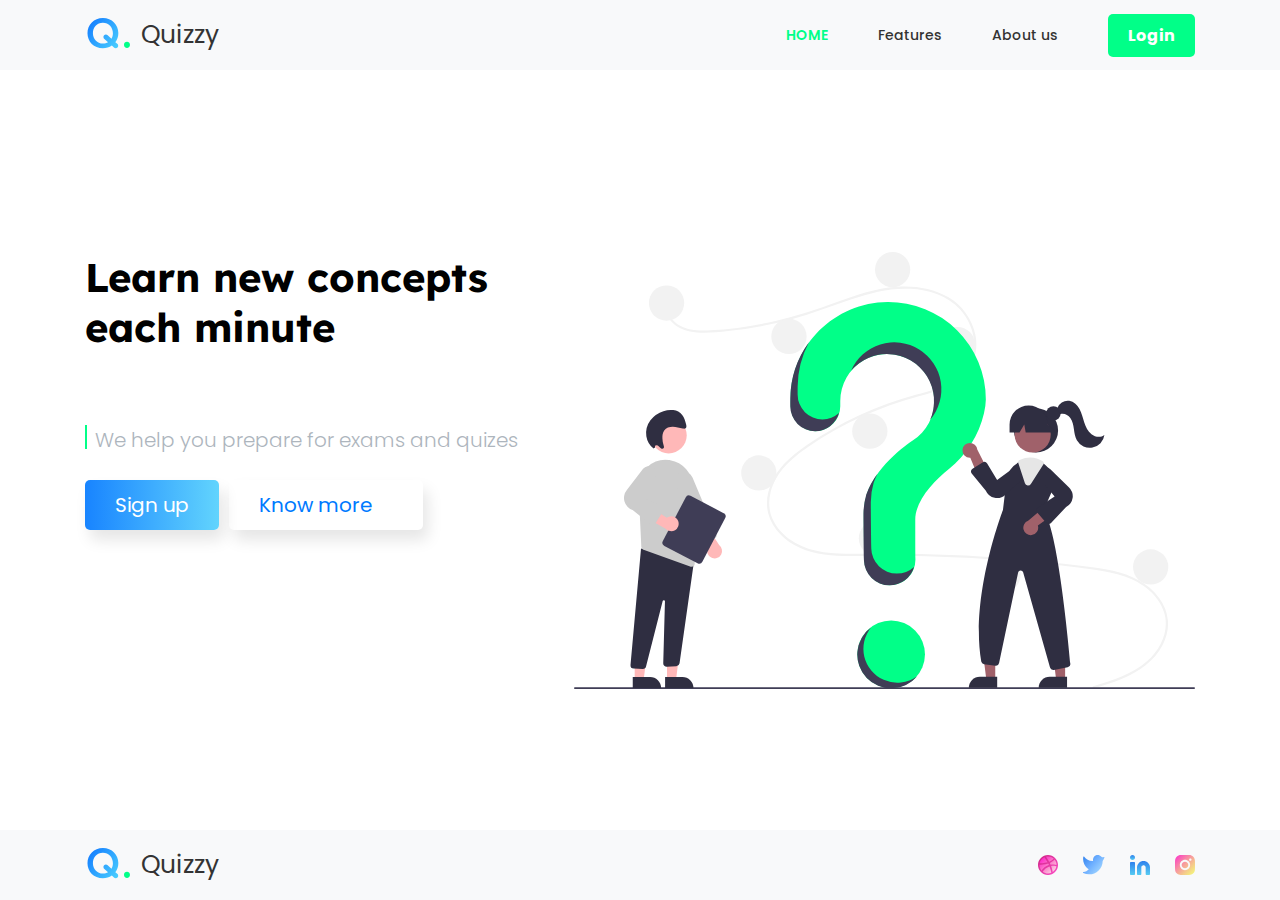
<file: index.html>
<!DOCTYPE html>
<html lang="en">
  <head>
    <meta charset="UTF-8" />
    <meta http-equiv="X-UA-Compatible" content="IE=edge" />
    <meta
      name="viewport"
      content="width=device-width, initial-scale=1.0"
    />
    <title>Home</title>
    <link
      rel="stylesheet"
      href="https://cdnjs.cloudflare.com/ajax/libs/font-awesome/6.4.0/css/all.min.css"
      integrity="sha512-iecdLmaskl7CVkqkXNQ/ZH/XLlvWZOJyj7Yy7tcenmpD1ypASozpmT/E0iPtmFIB46ZmdtAc9eNBvH0H/ZpiBw=="
      crossorigin="anonymous"
      referrerpolicy="no-referrer"
    />
    <link rel="stylesheet" href="./styles/style.css" />
    <link rel="stylesheet" href="./styles/utility.css" />
    <script src="./animat.js" defer></script>
  </head>
  <style>
    body {
      display: flex;
      min-height: 100vh;
      flex-direction: column;
      justify-content: space-between;
    }
  </style>
  <body>
    <div class="loader"></div>
    <header>
      <div class="container flex aling-center header">
        <div class="logo flex">
          <a
            href="./index.html"
            class="logo flex aling-center"
          >
            <img
              src="images/logo.svg"
              alt="logo"
            />Quizzy</a
          >
        </div>

        <nav class="nav main-nav">
          <ul class="main-nav-list">
            <li>
              <a
                href="./index.html"
                class="main-nav-link link active"
                >HOME</a
              >
            </li>
            <li>
              <a href="#" class="main-nav-link link"
                >Features</a
              >
            </li>
            <li>
              <a href="#" class="main-nav-link link"
                >About us</a
              >
            </li>
            <li>
              <a href="./login.html" class="main-nav-link"
                >Login</a
              >
            </li>
          </ul>
        </nav>
        <button class="btn-mobile-nav">
          <i
            class="fa-solid fa-bars icon-mobile-nav"
            name="menu-outline"
          ></i>
          <i
            class="fa-solid fa-xmark icon-mobile-nav"
            name="close-outline"
          ></i>
        </button>
      </div>
    </header>

    <main>
      <section class="hero" id="hero">
        <div class="container">
          <div class="flex">
            <div class="left col">
              <h1>Learn new concepts each minute</h1>
              <p>
                We help you prepare for exams and quizes
              </p>
              <div class="flex gap-1">
                <a href="./signup.html" class="btn"
                  >Sign up</a
                >
                <a
                  class="btn know-more flex gap-1 al aling-center"
                >
                  Know more
                  <i class="fa-solid fa-sort-down"></i>
                </a>
              </div>
            </div>
            <div class="right col">
              <img
                src="images/undraw_questions_re_1fy7.svg"
                alt="hero-img"
              />
            </div>
          </div>
        </div>
      </section>
    </main>

    <section class="features" id="features"></section>
    <section class="journey" id="journey"></section>

    <footer>
      <div class="footer container flex">
        <a href="" class="logo flex">
          <img src="images/logo.svg" alt="logo" />Quizzy</a
        >
        <ul>
          <li>
            <a href=""
              ><img
                src="images/dribbble.svg"
                alt="social media icons"
            /></a>
          </li>
          <li>
            <a href=""
              ><img
                src="images/twitter.svg"
                alt="social media icons"
            /></a>
          </li>
          <li>
            <a href=""
              ><img
                src="images/linkedin.svg"
                alt="social media icons"
            /></a>
          </li>
          <li>
            <a href=""
              ><img
                src="images/instagram.svg"
                alt="social media icons"
            /></a>
          </li>
        </ul>
      </div>
    </footer>
  </body>
</html>
</file>
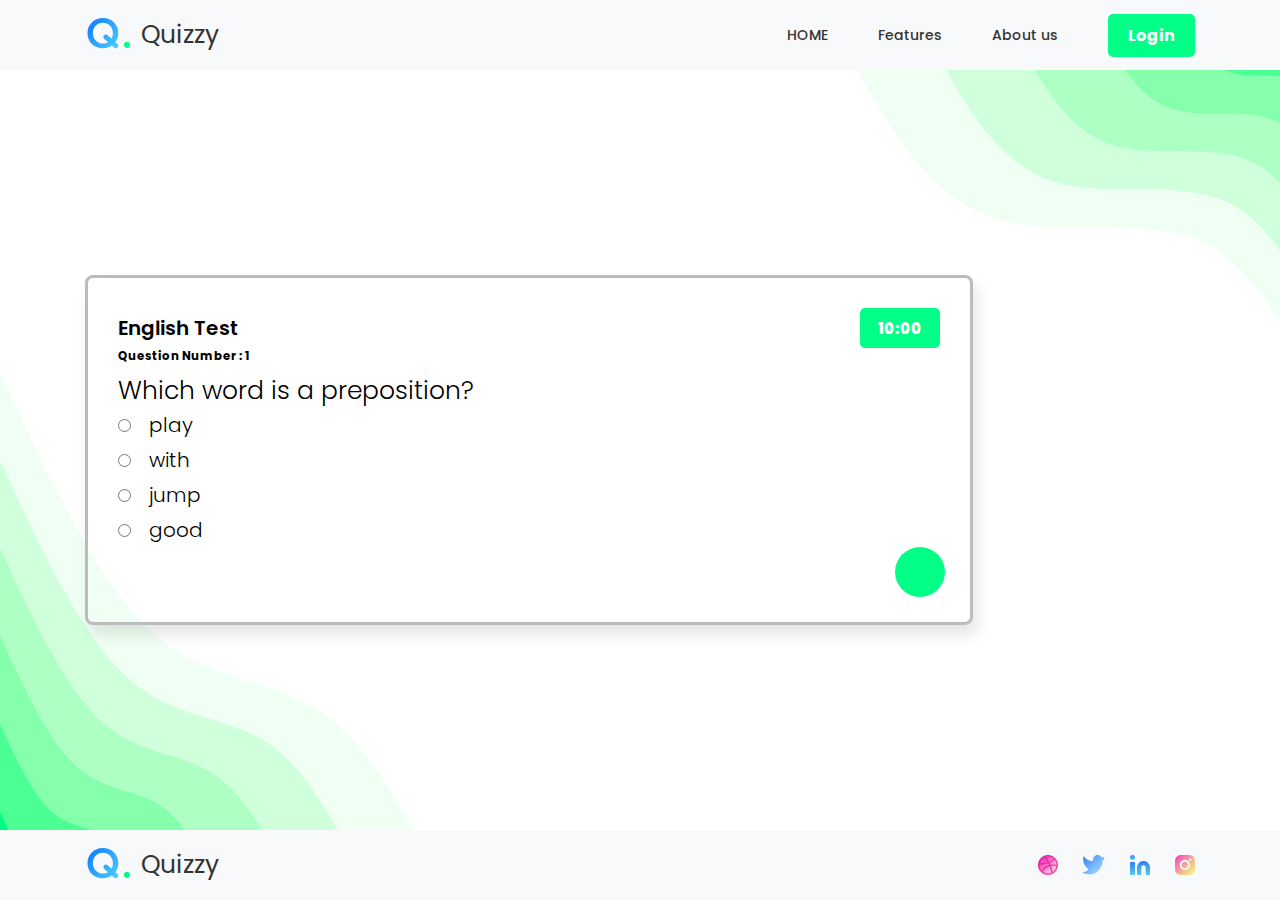
<file: english-test.html>
<!DOCTYPE html>
<html lang="en">
  <head>
    <meta charset="UTF-8" />
    <meta http-equiv="X-UA-Compatible" content="IE=edge" />
    <meta
      name="viewport"
      content="width=device-width, initial-scale=1.0"
    />
    <title>Home</title>
    <link rel="stylesheet" href="./styles/style.css" />
    <link rel="stylesheet" href="./styles/utility.css" />
    <link rel="stylesheet" href="./technical-test.css" />
    <script src="./animat.js" defer></script>

    <link
      rel="stylesheet"
      href="https://cdnjs.cloudflare.com/ajax/libs/font-awesome/6.4.0/css/all.min.css"
      integrity="sha512-iecdLmaskl7CVkqkXNQ/ZH/XLlvWZOJyj7Yy7tcenmpD1ypASozpmT/E0iPtmFIB46ZmdtAc9eNBvH0H/ZpiBw=="
      crossorigin="anonymous"
      referrerpolicy="no-referrer"
    />
    <!-- <script src="./script.js" defer></script> -->
    <script
      src="./js/englishscript.js"
      type="module"
      defer
    ></script>
  </head>
  <style>
    body {
      display: flex;
      min-height: 100vh;
      flex-direction: column;
      justify-content: space-between;
    }
  </style>
  <body>
    <div class="loader"></div>
    <header>
      <div class="container flex aling-center header">
        <div class="logo flex">
          <a
            href="./index.html"
            class="logo flex aling-center"
          >
            <img
              src="images/logo.svg"
              alt="logo"
            />Quizzy</a
          >
        </div>

        <nav class="nav main-nav">
          <ul class="main-nav-list">
            <li>
              <a
                href="./index.html"
                class="main-nav-link link"
                >HOME</a
              >
            </li>
            <li>
              <a href="#" class="main-nav-link link"
                >Features</a
              >
            </li>
            <li>
              <a href="#" class="main-nav-link link"
                >About us</a
              >
            </li>
            <li>
              <a href="./login.html" class="main-nav-link"
                >Login</a
              >
            </li>
          </ul>
        </nav>
        <button class="btn-mobile-nav">
          <i
            class="fa-solid fa-bars icon-mobile-nav"
            name="menu-outline"
          ></i>
          <i
            class="fa-solid fa-xmark icon-mobile-nav"
            name="close-outline"
          ></i>
        </button>
      </div>
    </header>

    <section class="Test">
      <div class="container">
        <div class="quiz">
          <div class="flex quiz-header">
            <h1>English Test</h1>
            <h3 id="quiz-timer">10:00</h3>
          </div>
          <h3 id="q-number"></h3>
          <p id="question">
            Fill in the data for profile. It will take
            a couple of minutes. You only need a passport
          </p>
          <div class="answer-part">
            <ul>
              <li>
                <input
                  type="radio"
                  name="answer"
                  id="a"
                  class="answer"
                  required
                />
                <label for="a" id="a_text">Question</label>
              </li>

              <li>
                <input
                  type="radio"
                  name="answer"
                  id="b"
                  class="answer"
                  required
                />
                <label for="b" id="b_text">Question</label>
              </li>

              <li>
                <input
                  type="radio"
                  name="answer"
                  id="c"
                  class="answer"
                  required
                />
                <label for="c" id="c_text">Question</label>
              </li>

              <li>
                <input
                  type="radio"
                  name="answer"
                  id="d"
                  class="answer"
                  required
                />
                <label for="d" id="d_text">Question</label>
              </li>
            </ul>
            <span id="next_btn" class="next"
              ><i class="fa-solid fa-chevron-right"></i
            ></span>
          </div>
        </div>
      </div>

      <!-- <a href="#"
        >Go next <i class="fa-solid fa-arrow-right submit-page finishBtn"></i
      ></a> -->
    </section>

    <footer>
      <div class="footer container flex">
        <a href="" class="logo flex">
          <img src="images/logo.svg" alt="logo" />Quizzy</a
        >
        <ul>
          <li>
            <a href=""
              ><img
                src="images/dribbble.svg"
                alt="social media icons"
            /></a>
          </li>
          <li>
            <a href=""
              ><img
                src="images/twitter.svg"
                alt="social media icons"
            /></a>
          </li>
          <li>
            <a href=""
              ><img
                src="images/linkedin.svg"
                alt="social media icons"
            /></a>
          </li>
          <li>
            <a href=""
              ><img
                src="images/instagram.svg"
                alt="social media icons"
            /></a>
          </li>
        </ul>
      </div>
    </footer>
  </body>
</html>
</file>
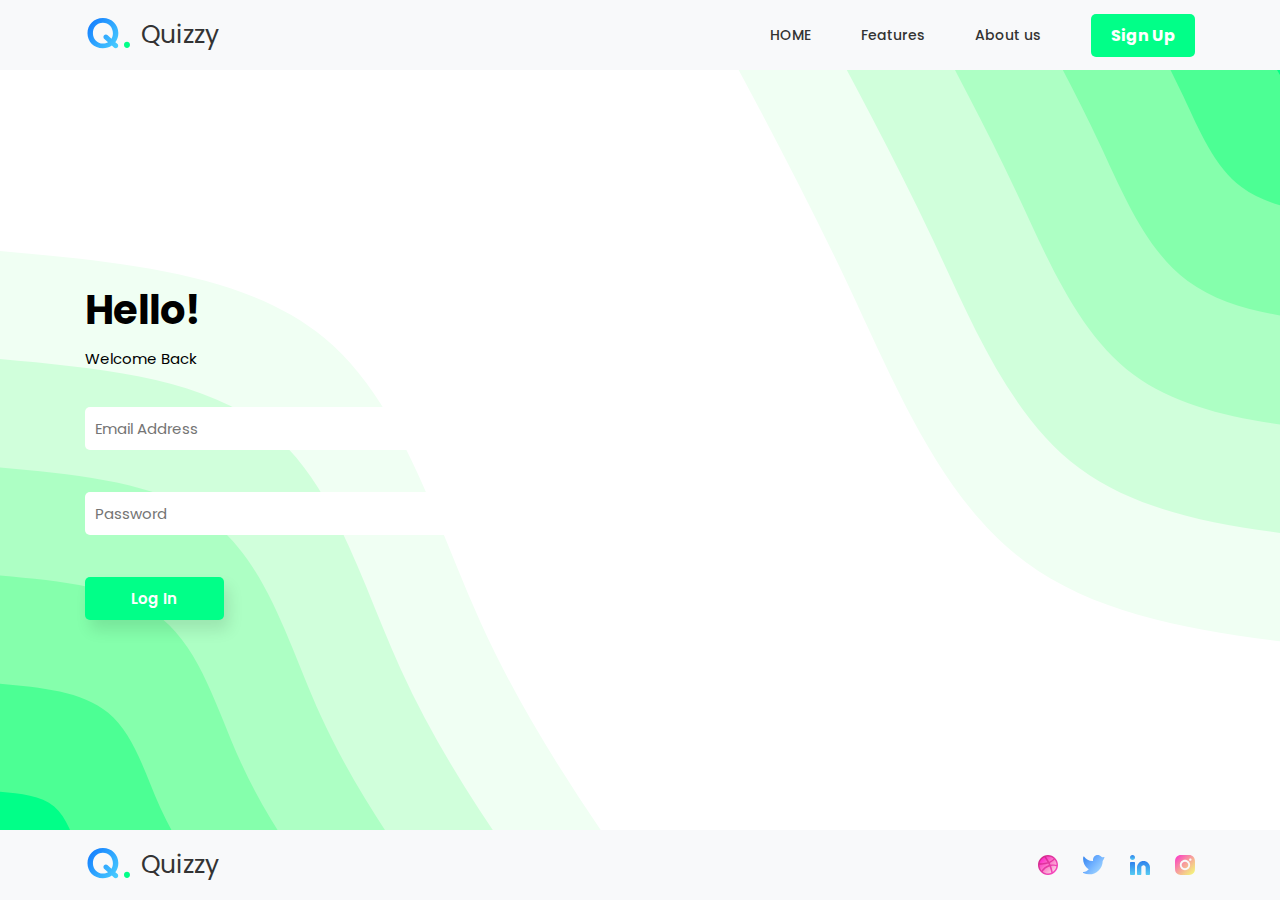
<file: login.html>
<!DOCTYPE html>
<html lang="en">
  <head>
    <meta charset="UTF-8" />
    <meta http-equiv="X-UA-Compatible" content="IE=edge" />
    <meta
      name="viewport"
      content="width=device-width, initial-scale=1.0"
    />
    <title>Home</title>
    <link
      rel="stylesheet"
      href="https://cdnjs.cloudflare.com/ajax/libs/font-awesome/6.4.0/css/all.min.css"
      integrity="sha512-iecdLmaskl7CVkqkXNQ/ZH/XLlvWZOJyj7Yy7tcenmpD1ypASozpmT/E0iPtmFIB46ZmdtAc9eNBvH0H/ZpiBw=="
      crossorigin="anonymous"
      referrerpolicy="no-referrer"
    />

    <script src="./js/singin.js" defer></script>

    <link rel="stylesheet" href="./sign-style.css" />
    <link rel="stylesheet" href="./styles/style.css" />
    <link rel="stylesheet" href="./styles/utility.css" />
    <script src="./animat.js" defer></script>

    <style>
      body {
        display: flex;
        min-height: 100vh;
        flex-direction: column;
        justify-content: space-between;
      }
    </style>
  </head>
  <body>
    <div class="loader"></div>
    <header>
      <div class="container flex aling-center header">
        <div class="logo flex">
          <a
            href="./index.html"
            class="logo flex aling-center"
          >
            <img
              src="images/logo.svg"
              alt="logo"
            />Quizzy</a
          >
        </div>

        <nav class="nav main-nav">
          <ul class="main-nav-list">
            <li>
              <a
                href="./index.html"
                class="main-nav-link link"
                >HOME</a
              >
            </li>
            <li>
              <a href="#" class="main-nav-link link"
                >Features</a
              >
            </li>
            <li>
              <a href="#" class="main-nav-link link"
                >About us</a
              >
            </li>
            <li>
              <a href="./signup.html" class="main-nav-link"
                >Sign Up</a
              >
            </li>
          </ul>
        </nav>
        <button class="btn-mobile-nav">
          <i
            class="fa-solid fa-bars icon-mobile-nav"
            name="menu-outline"
          ></i>
          <i
            class="fa-solid fa-xmark icon-mobile-nav"
            name="close-outline"
          ></i>
        </button>
      </div>
    </header>

    <section class="login" id="login">
      <div class="container">
        <div class="container-login">
          <div>
            <div class="text">
              <h2>Hello!</h2>
              <p>Welcome Back</p>
            </div>
            <input
              type="email"
              placeholder="Email Address"
              id="email-log"
            />
            <span class="error-email"></span>
            <input
              type="password"
              placeholder="Password"
              id="password-log"
            />
            <span class="error-password"></span>

            <input
              class="btn"
              type="submit"
              class="submit"
              value="Log In"
              id="submit-log"
            />
            <!-- <img src="images/Vector 5.svg" class="vector" alt="" /> -->
          </div>
        </div>
      </div>
    </section>

    <footer>
      <div class="footer container flex">
        <a href="" class="logo flex">
          <img src="images/logo.svg" alt="logo" />Quizzy</a
        >
        <ul>
          <li>
            <a href=""
              ><img
                src="images/dribbble.svg"
                alt="social media icons"
            /></a>
          </li>
          <li>
            <a href=""
              ><img
                src="images/twitter.svg"
                alt="social media icons"
            /></a>
          </li>
          <li>
            <a href=""
              ><img
                src="images/linkedin.svg"
                alt="social media icons"
            /></a>
          </li>
          <li>
            <a href=""
              ><img
                src="images/instagram.svg"
                alt="social media icons"
            /></a>
          </li>
        </ul>
      </div>
    </footer>
  </body>
</html>
</file>
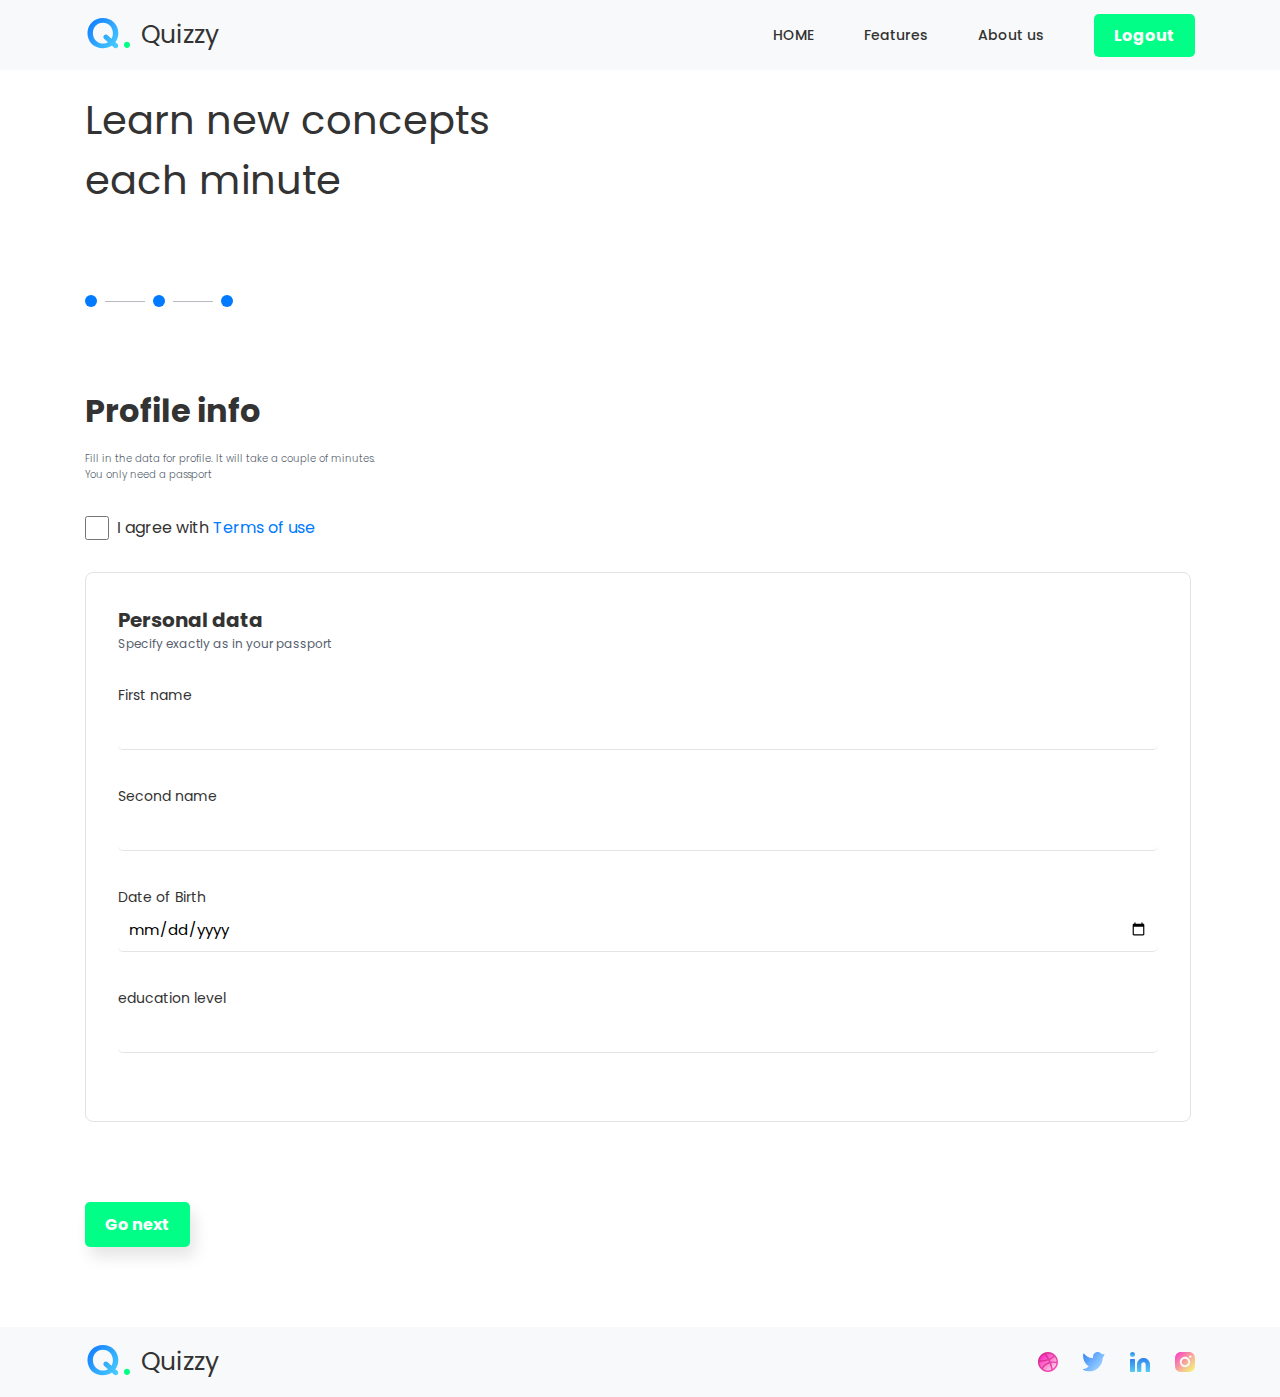
<file: profile-info.html>
<!DOCTYPE html>
<html lang="en">
  <head>
    <meta charset="UTF-8" />
    <meta http-equiv="X-UA-Compatible" content="IE=edge" />
    <meta
      name="viewport"
      content="width=device-width, initial-scale=1.0"
    />
    <title>Home</title>
    <link
      rel="stylesheet"
      href="https://cdnjs.cloudflare.com/ajax/libs/font-awesome/6.4.0/css/all.min.css"
      integrity="sha512-iecdLmaskl7CVkqkXNQ/ZH/XLlvWZOJyj7Yy7tcenmpD1ypASozpmT/E0iPtmFIB46ZmdtAc9eNBvH0H/ZpiBw=="
      crossorigin="anonymous"
      referrerpolicy="no-referrer"
    />
    <link rel="stylesheet" href="./styles/style.css" />
    <link rel="stylesheet" href="./styles/utility.css" />
    <!-- <script src="./script.js" defer></script> -->
    <script src="./animat.js" defer></script>
    <script src="./js/profile-info.js" defer></script>
  </head>

  <body>
    <div class="loader"></div>
    <header>
      <div class="container flex aling-center header">
        <div class="logo flex">
          <a
            href="./index.html"
            class="logo flex aling-center"
          >
            <img
              src="images/logo.svg"
              alt="logo"
            />Quizzy</a
          >
        </div>

        <nav class="nav main-nav">
          <ul class="main-nav-list">
            <li>
              <a
                href="./index.html"
                class="main-nav-link link"
                >HOME</a
              >
            </li>
            <li>
              <a href="#" class="main-nav-link link"
                >Features</a
              >
            </li>
            <li>
              <a href="#" class="main-nav-link link"
                >About us</a
              >
            </li>
            <li>
              <a href="./signup.html" class="main-nav-link"
                >Logout</a
              >
            </li>
          </ul>
        </nav>
        <button class="btn-mobile-nav">
          <i
            class="fa-solid fa-bars icon-mobile-nav"
            name="menu-outline"
          ></i>
          <i
            class="fa-solid fa-xmark icon-mobile-nav"
            name="close-outline"
          ></i>
        </button>
      </div>
    </header>
    <section class="pro-info" id="hero">
      <div class="container">
        <h2>
          Learn new concepts <br />
          each minute
        </h2>
        <!-- <p class="contents">Contents</p> -->
        <div class="info-form">
          <div class="flex contents-prog">
            <span class="circle"></span>
            <span class="line"></span>
            <span class="circle"></span>
            <span class="line"></span>
            <span class="circle"></span>
          </div>
          <h3 class="pro-title">Profile info</h3>
          <p class="pro-detials">
            Fill in the data for profile. It will take
            a couple of minutes.
            <br />
            You only need a passport
          </p>

          <div class="agree-box">
            <input type="checkbox" id="agree" />
            <label for="agree">
              I agree with
              <a href="#">Terms of use</a>
            </label>
            <span
              class="error-checkbox"
              style="color: red"
            ></span>
          </div>

          <form action="" class="form">
            <h5>Personal data</h5>
            <p>Specify exactly as in your passport</p>
            <label for="">First name</label>
            <input type="text" id="First" />
            <span class="error-First"></span>
            <label for="">Second name</label>
            <input type="text" id="Second" />
            <span class="error-Second"></span>
            <label for="">Date of Birth</label>
            <input type="date" id="Birth" />
            <span class="error-Birth"></span>
            <label for=""> education level</label>
            <input type="text" id="education" />
            <span class="error-education"></span>
          </form>
          <button
            href="#"
            class="profile-submit btn-apply-info submit-page btn"
          >
            Go next
            <i class="fa-solid fa-arrow-right"></i>
          </button>
        </div>
      </div>
    </section>
    <footer>
      <div class="footer container flex" id="footer">
        <a href="" class="logo flex">
          <img src="images/logo.svg" alt="logo" />Quizzy</a
        >
        <ul>
          <li>
            <a href=""
              ><img
                src="images/dribbble.svg"
                alt="social media icons"
            /></a>
          </li>
          <li>
            <a href=""
              ><img
                src="images/twitter.svg"
                alt="social media icons"
            /></a>
          </li>
          <li>
            <a href=""
              ><img
                src="images/linkedin.svg"
                alt="social media icons"
            /></a>
          </li>
          <li>
            <a href=""
              ><img
                src="images/instagram.svg"
                alt="social media icons"
            /></a>
          </li>
        </ul>
      </div>
    </footer>
  </body>
</html>
</file>
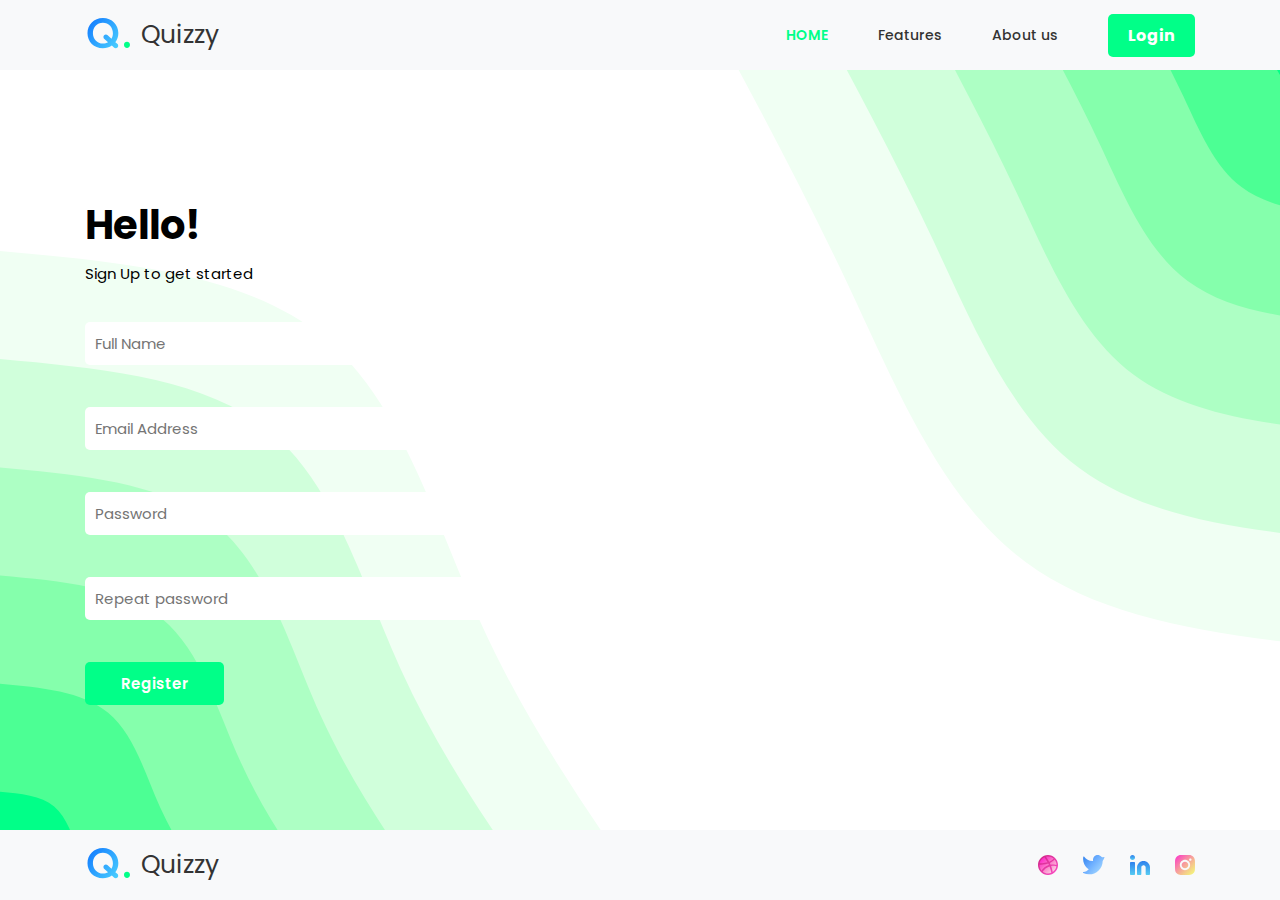
<file: signup.html>
<!DOCTYPE html>
<html lang="en">
  <head>
    <meta charset="UTF-8" />
    <meta http-equiv="X-UA-Compatible" content="IE=edge" />
    <meta
      name="viewport"
      content="width=device-width, initial-scale=1.0"
    />
    <title>Home</title>
    <link rel="stylesheet" href="./styles/style.css" />
    <link rel="stylesheet" href="./styles/utility.css" />
    <link rel="stylesheet" href="./sign-style.css" />
    <link
      rel="stylesheet"
      href="https://cdnjs.cloudflare.com/ajax/libs/font-awesome/6.4.0/css/all.min.css"
      integrity="sha512-iecdLmaskl7CVkqkXNQ/ZH/XLlvWZOJyj7Yy7tcenmpD1ypASozpmT/E0iPtmFIB46ZmdtAc9eNBvH0H/ZpiBw=="
      crossorigin="anonymous"
      referrerpolicy="no-referrer"
    />
    <style></style>
    <script src="./js/singup.js" defer></script>
    <script src="./animat.js" defer></script>
  </head>
  <style>
    body {
      display: flex;
      min-height: 100vh;
      flex-direction: column;
      justify-content: space-between;
    }
  </style>
  <body>
    <div class="loader"></div>
    <header>
      <div class="container flex aling-center header">
        <div class="logo flex">
          <a
            href="./index.html"
            class="logo flex aling-center"
          >
            <img
              src="images/logo.svg"
              alt="logo"
            />Quizzy</a
          >
        </div>

        <nav class="nav main-nav">
          <ul class="main-nav-list">
            <li>
              <a
                href="./index.html"
                class="main-nav-link link active"
                >HOME</a
              >
            </li>
            <li>
              <a href="#" class="main-nav-link link"
                >Features</a
              >
            </li>
            <li>
              <a href="#" class="main-nav-link link"
                >About us</a
              >
            </li>
            <li>
              <a href="./login.html" class="main-nav-link"
                >Login</a
              >
            </li>
          </ul>
        </nav>
        <button class="btn-mobile-nav">
          <i
            class="fa-solid fa-bars icon-mobile-nav"
            name="menu-outline"
          ></i>
          <i
            class="fa-solid fa-xmark icon-mobile-nav"
            name="close-outline"
          ></i>
        </button>
      </div>
    </header>

    <section class="login" id="login">
      <div class="container">
        <div class="container-login flex">
          <div>
            <div class="text">
              <h2>Hello!</h2>
              <p>Sign Up to get started</p>
            </div>
            <input
              type="text"
              placeholder="Full Name"
              id="name"
            />
            <span class="error-name"></span>
            <input
              type="email"
              placeholder="Email Address"
              id="email"
            />
            <span class="error-email"></span>
            <input
              type="password"
              placeholder="Password"
              id="password"
            />
            <span class="error-password"></span>
            <input
              type="password"
              placeholder="Repeat password"
              id="re-password"
            />
            <span class="error-passwRep"></span>
            <input
              type="submit"
              class="submit"
              value="Register"
              id="submit"
            />
            <!-- <img src="images/Vector 5.svg" class="vector" alt="" /> -->
          </div>
          <!-- <div>
            <img src="images/Illusttration.svg" landing />
          </div> -->
        </div>
      </div>
    </section>

    <footer>
      <div class="footer container flex">
        <a href="" class="logo flex">
          <img src="images/logo.svg" alt="logo" />Quizzy</a
        >
        <ul>
          <li>
            <a href=""
              ><img
                src="images/dribbble.svg"
                alt="social media icons"
            /></a>
          </li>
          <li>
            <a href=""
              ><img
                src="images/twitter.svg"
                alt="social media icons"
            /></a>
          </li>
          <li>
            <a href=""
              ><img
                src="images/linkedin.svg"
                alt="social media icons"
            /></a>
          </li>
          <li>
            <a href=""
              ><img
                src="images/instagram.svg"
                alt="social media icons"
            /></a>
          </li>
        </ul>
      </div>
    </footer>
  </body>
</html>
</file>
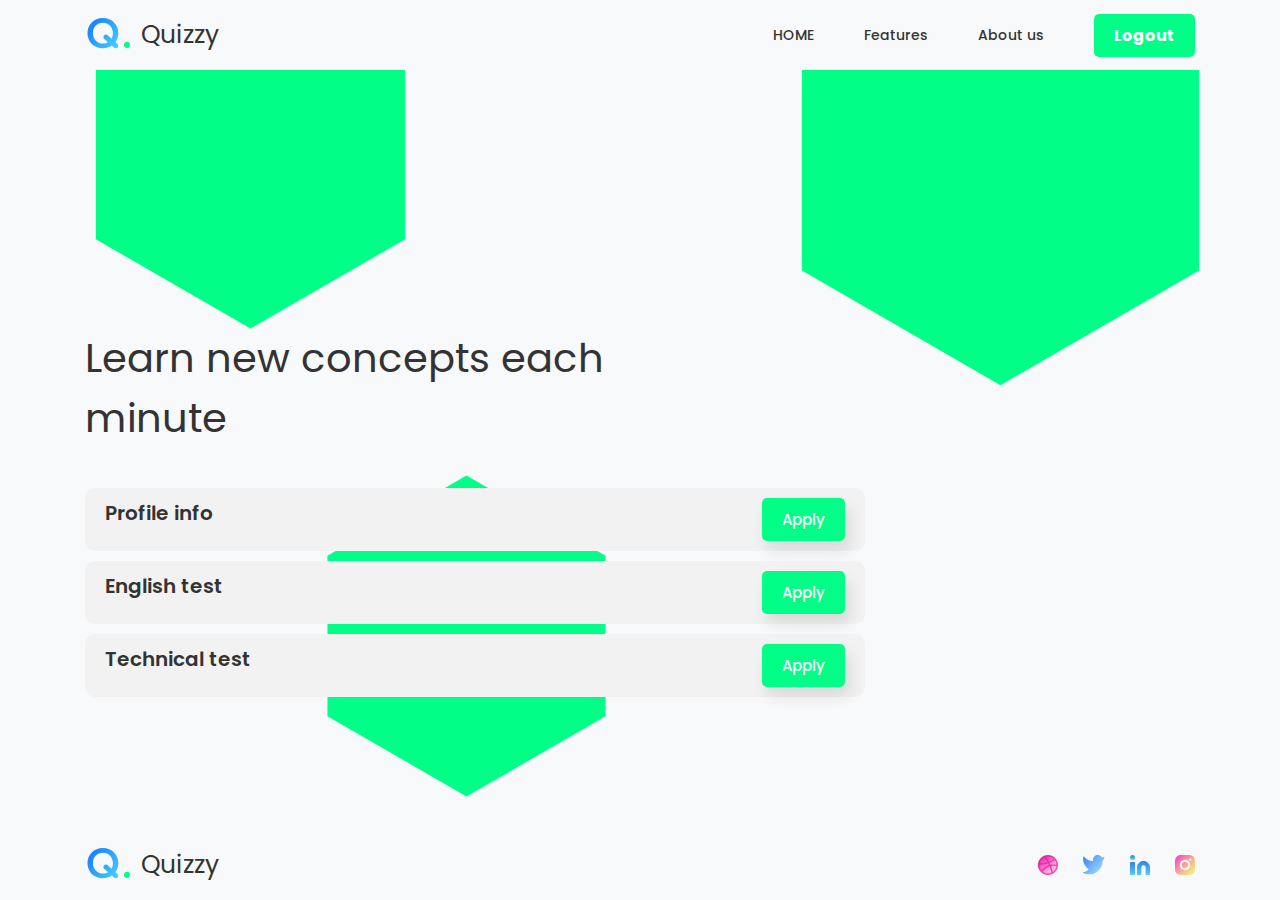
<file: status.html>
<!DOCTYPE html>
<html lang="en">
  <head>
    <meta charset="UTF-8" />
    <meta http-equiv="X-UA-Compatible" content="IE=edge" />
    <meta
      name="viewport"
      content="width=device-width, initial-scale=1.0"
    />
    <title>Status</title>
    <link
      rel="stylesheet"
      href="https://cdnjs.cloudflare.com/ajax/libs/font-awesome/6.4.0/css/all.min.css"
      integrity="sha512-iecdLmaskl7CVkqkXNQ/ZH/XLlvWZOJyj7Yy7tcenmpD1ypASozpmT/E0iPtmFIB46ZmdtAc9eNBvH0H/ZpiBw=="
      crossorigin="anonymous"
      referrerpolicy="no-referrer"
    />
    <link rel="stylesheet" href="./styles/style.css" />
    <link rel="stylesheet" href="./styles/utility.css" />
    <script src="./script.js" defer></script>
    <link rel="stylesheet" href="./status-style.css" />
    <script src="./animat.js" defer></script>

    <style>
      body {
        display: flex;
        min-height: 100vh;
        flex-direction: column;
        justify-content: space-between;
      }
    </style>
  </head>
  <body>
    <div class="loader"></div>
    <header>
      <div class="container flex aling-center header">
        <div class="logo flex">
          <a
            href="./index.html"
            class="logo flex aling-center"
          >
            <img
              src="images/logo.svg"
              alt="logo"
            />Quizzy</a
          >
        </div>

        <nav class="nav main-nav">
          <ul class="main-nav-list">
            <li>
              <a
                href="./index.html"
                class="main-nav-link link"
                >HOME</a
              >
            </li>
            <li>
              <a href="#" class="main-nav-link link"
                >Features</a
              >
            </li>
            <li>
              <a href="#" class="main-nav-link link"
                >About us</a
              >
            </li>
            <li>
              <a href="#" class="main-nav-link logout"
                >Logout</a
              >
            </li>
          </ul>
        </nav>
        <button class="btn-mobile-nav">
          <i
            class="fa-solid fa-bars icon-mobile-nav"
            name="menu-outline"
          ></i>
          <i
            class="fa-solid fa-xmark icon-mobile-nav"
            name="close-outline"
          ></i>
        </button>
      </div>
    </header>
    <section class="hero" id="hero">
      <div class="container">
        <div class="status_section">
          <h1>Learn new concepts each minute</h1>

          <div class="card">
            <div class="cardInfo">
              <h3>Profile info</h3>
            </div>
            <button
              class="btn btn-apply btn-apply-info cursor"
              id="x"
            >
              Apply
            </button>
          </div>
          <div class="card">
            <div class="cardInfo">
              <h3>English test</h3>
            </div>
            <button
              class="btn btn-apply btn-apply-english cursor"
            >
              Apply
            </button>
          </div>
          <div class="card">
            <div class="cardInfo">
              <h3>Technical test</h3>
            </div>

            <button
              class="btn btn-apply btn-apply-technical cursor"
            >
              Apply
            </button>
          </div>
        </div>
        <button class="submit-all hidden btn">
          SUBMIT
        </button>
      </div>
    </section>

    <section class="table hidden">
      <div class="container">
        <table>
          <thead>
            <tr>
              <th>Full Name</th>
              <th>Email</th>
              <th>Education</th>
              <th>Birthday</th>
              <th>English Result</th>
              <th>Technical Result</th>
            </tr>
          </thead>
          <tbody class="showTable"></tbody>
        </table>
      </div>
    </section>

    <footer>
      <div class="footer container flex">
        <a href="" class="logo flex">
          <img src="images/logo.svg" alt="logo" />Quizzy</a
        >
        <ul>
          <li>
            <a href=""
              ><img
                src="images/dribbble.svg"
                alt="social media icons"
            /></a>
          </li>
          <li>
            <a href=""
              ><img
                src="images/twitter.svg"
                alt="social media icons"
            /></a>
          </li>
          <li>
            <a href=""
              ><img
                src="images/linkedin.svg"
                alt="social media icons"
            /></a>
          </li>
          <li>
            <a href=""
              ><img
                src="images/instagram.svg"
                alt="social media icons"
            /></a>
          </li>
        </ul>
      </div>
    </footer>
  </body>
</html>
</file>
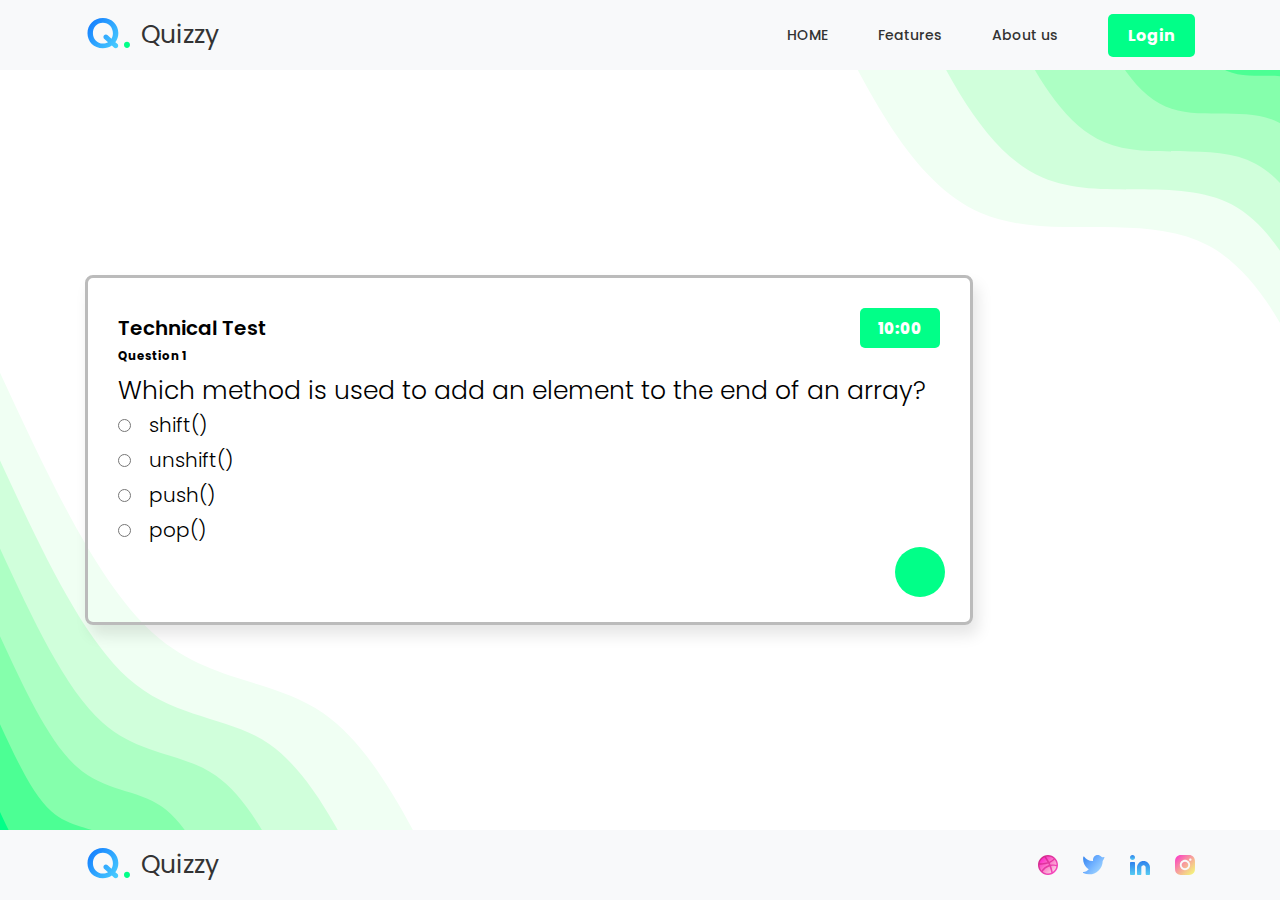
<file: technical-test.html>
<!DOCTYPE html>
<html lang="en">
  <head>
    <meta charset="UTF-8" />
    <meta http-equiv="X-UA-Compatible" content="IE=edge" />
    <meta
      name="viewport"
      content="width=device-width, initial-scale=1.0"
    />
    <title>Home</title>
    <link rel="stylesheet" href="./styles/utility.css" />
    <link rel="stylesheet" href="./styles/style.css" />
    <link rel="stylesheet" href="./technical-test.css">
    <link
      rel="stylesheet"
      href="https://cdnjs.cloudflare.com/ajax/libs/font-awesome/6.4.0/css/all.min.css"
      integrity="sha512-iecdLmaskl7CVkqkXNQ/ZH/XLlvWZOJyj7Yy7tcenmpD1ypASozpmT/E0iPtmFIB46ZmdtAc9eNBvH0H/ZpiBw=="
      crossorigin="anonymous"
      referrerpolicy="no-referrer"
    />
    <link rel="stylesheet" href="./styles/style.css" />
    <link rel="stylesheet" href="./styles/utility.css" />
    <!-- <script src="./script.js" defer></script> -->
    <script src="./animat.js" defer></script>
  </head>
  <style>
    body {
      display: flex;
      min-height: 100vh;
      flex-direction: column;
      justify-content: space-between;
    }
  </style>
  <body>
    <div class="loader"></div>
    <header>
      <div class="container flex aling-center header">
        <div class="logo flex">
          <a
            href="./index.html"
            class="logo flex aling-center"
          >
            <img
              src="images/logo.svg"
              alt="logo"
            />Quizzy</a
          >
        </div>

        <nav class="nav main-nav">
          <ul class="main-nav-list">
            <li>
              <a
                href="./index.html"
                class="main-nav-link link"
                >HOME</a
              >
            </li>
            <li>
              <a href="#" class="main-nav-link link"
                >Features</a
              >
            </li>
            <li>
              <a href="#" class="main-nav-link link"
                >About us</a
              >
            </li>
            <li>
              <a href="./login.html" class="main-nav-link"
                >Login</a
              >
            </li>
          </ul>
        </nav>
        <button class="btn-mobile-nav">
          <i
            class="fa-solid fa-bars icon-mobile-nav"
            name="menu-outline"
          ></i>
          <i
            class="fa-solid fa-xmark icon-mobile-nav"
            name="close-outline"
          ></i>
        </button>
      </div>
    </header>

    <section class="Test">
      <div class="container" id="quiz">
        <div class="quiz">
          <div class="quiz-header">
           <div class="flex quiz-header">
            <h1>Technical Test</h1>
            <h3 id="quiz-timer">10:00</h3>
           </div>
            <h3 class="question-num">Quiz NUMBER</h3>
            <p id="question">Question text</p>
            <div class="answer-part">
              <ul>
                <li>
                  <input type="radio" name="answer" id="a" class="answer">
                  <label for="a" id="a_text">Question</label>
                </li>
      
                <li>
                  <input type="radio" name="answer" id="b" class="answer">
                  <label for="b" id="b_text">Question</label>
                </li>
      
                <li>
                  <input type="radio" name="answer" id="c" class="answer">
                  <label for="c" id="c_text">Question</label>
                </li>
      
                <li>
                  <input type="radio" name="answer" id="d" class="answer">
                  <label for="d" id="d_text">Question</label>
                </li>
              </ul>
              <span id="next"><i class="fa-solid fa-chevron-right next"></i></span>
            </div>
          </div>
        </div>
      </div>
      <!-- <a href="status.html" class="finishBtn hidden"
      >Go next <i class="fa-solid fa-arrow-right submit-page"></i
    ></a> -->
    </section>



    </section>
    <footer>
      <div class="footer container flex">
        <a href="" class="logo flex">
          <img src="images/logo.svg" alt="logo" />Quizzy</a
        >
        <ul>
          <li>
            <a href=""
              ><img
                src="images/dribbble.svg"
                alt="social media icons"
            /></a>
          </li>
          <li>
            <a href=""
              ><img
                src="images/twitter.svg"
                alt="social media icons"
            /></a>
          </li>
          <li>
            <a href=""
              ><img
                src="images/linkedin.svg"
                alt="social media icons"
            /></a>
          </li>
          <li>
            <a href=""
              ><img
                src="images/instagram.svg"
                alt="social media icons"
            /></a>
          </li>
        </ul>
      </div>
    </footer>
    <script src="js/techTest.js" type="module"></script>
  </body>
</html>
</file>
<file: styles/style.css>
/* START HEADER */
*::selection {
  background-color: var(--main-color);
  color: #fff;
}

.container-login span {
  height: 40px;
  color: #dc2626;
  font-size: 12px;
  padding-left: 5px;
}

header {
  /* margin-bottom: 3 m; */
  background-color: #f8f9fa;
  align-items: center;
}
header .container {
  min-height: 7rem;
}

header .flex {
  justify-content: space-between;
}

.logo {
  text-decoration: none;
  align-items: center;
  gap: 8px;
}

.logo:link,
.logo:visited {
  color: var(--text-color);
  font-size: 2.5rem;
  font-family: var(--main-font);
}

.logo img {
  height: 5rem;
}

nav a {
  transition: all 0.5s;
  position: relative;
  font-weight: 500;
}

nav .link::after {
  content: "";
  position: absolute;
  width: 0%;
  height: 2px;
  background-color: var(--main-color);
  top: 25px;
  transition: all 1s;
  left: 2px;
}

nav .link:hover::after {
  width: 100%;
}
nav a:hover {
  color: var(--main-color);
}

nav ul {
  list-style: none;
  display: flex;
  /* justify-content: space-between; */
  align-items: center;
  gap: 5rem;
  height: 100%;
}

nav ul li a {
  font-size: 1.4rem;
  text-decoration: none;
  color: var(--text-color);
  font-family: var(--main-font);
}

nav li:last-of-type a {
  color: #fff;
  background-color: var(--main-color);
  padding: 1rem 2rem;
  font-weight: 700;
  transition: all 0.5s;
  border-radius: 5px;
  font-size: 1.6rem;
}

nav li:last-of-type a:hover {
  background-color: #fff;
  color: var(--main-color);
}

header .fa-solid {
  font-size: 3rem;
}

.btn-mobile-nav {
  border: none;
  background: none;
  cursor: pointer;

  display: none;
}

.icon-mobile-nav {
  /* height: 4.8rem; */
  width: 4.8rem;
  color: #333;
}

.icon-mobile-nav[name="close-outline"] {
  display: none;
}

/* END HEADER */

/* START HERO */
.hero {
  /* margin-bottom: 30vh; */
  font-family: var(--main-font);
  margin-top: 15vh;
}

.hero .col h1 {
  font-family: "Lexend", sans-serif;
  font-size: 4rem;
  margin-bottom: 15%;
}

/* .hero .d-flex {
  display: flex;
  justify-content: space-between;
  gap: 20px;
} */

.hero .col p {
  font-size: 20px;
  margin-bottom: 5%;
  padding-left: 1rem;
  position: relative;
  font-weight: 300;
  color: #adb5bd;
}

.hero .col p::before {
  content: "";
  position: absolute;
  background: var(--main-color);
  height: 80%;
  width: 2px;
  left: 0;
}

.hero .col a {
  padding: 1rem 3rem;
  font-size: 20px;
  border: none;
  outline: none;
  cursor: pointer;
}

.hero .col a:nth-child(1) {
  background: var(--linear-color);
  color: white;
}

.hero .col a:nth-child(2) {
  color: var(--secondary-color);
  background-color: transparent;
}

.hero .col a:nth-child(2) i {
  padding-right: 1rem;
}

.hero .know-more {
  align-items: center;
}
/* END HERO */

/* START FOOTER */
footer {
  background-color: #f8f9fa;
  /* justify-content: space-between; */
  /* display: flex; */
}

.footer {
  align-items: center;
  min-height: 7rem;

  justify-content: space-between;
  height: 100%;
}

footer ul {
  list-style: none;
  text-decoration: none;
  display: flex;
  align-items: center;
  justify-content: space-between;
  gap: 2.5rem;
}
footer img {
  height: 2rem;
  transition: all 0.5s;
}

footer img:hover {
  filter: blur(3px);
}
/* END FOOTER */

/* START PROFILE INFO */
.pro-info {
  font-family: var(--main-font);
  color: var(--text-color);
  margin-bottom: 8rem;
}

.contents-prog {
  gap: 8px;
  align-items: center;
  margin-bottom: 8rem;
}

.circle {
  height: 12px;
  width: 12px;
  border-radius: 50%;
  background: var(--secondary-color);
}

.line {
  background: #b9b9c3;
  height: 1px;
  width: 40px;
}

.pro-info h2 {
  font-size: 6.4rem;
  margin-bottom: 8.5rem;
  font-weight: 400;
  margin-top: 2rem;
}

.info-form {
  max-width: 1106px;
}

.pro-title {
  font-size: 3.2rem;
  margin-bottom: 1.6rem;
}

.pro-detials {
  color: #575f6e;
  font: size 16px;
  font-weight: 300;
}

.agree-box {
  margin-top: 3.2rem;
  display: flex;
  align-items: center;
  gap: 8px;
  font-size: 1.6rem;
  margin-bottom: 3.2rem;
}

.agree-box input {
  height: 24px;
  width: 24px;
}

input:focus {
  outline-color: var(--main-color);
}

.agree-box a {
  text-decoration: none;
  color: var(--secondary-color);
}

.pro-info form {
  border: 1px solid #e2e3e5;
  border-radius: 8px;
  padding: 3.2rem;
  margin-bottom: 8rem;
}

.pro-info form h5 {
  font-size: 2rem;
}

.pro-info form p {
  font-size: 1.2rem;
  color: #575f6e;
  margin-bottom: 3.2rem;
}

.pro-info form label {
  font-size: 1.4rem;
  display: block;
}

.pro-info form input {
  width: 100%;
  height: 4.4rem;
  border: none;
  border-bottom: 1px solid #e2e4e5;
  margin-bottom: 8px;
  font-size: 1.5rem;
}

.pro-info form + a {
  padding: 12px 32px;
  color: var(--main-color);
  font-size: 1.6rem;
  border: 1px solid var(--main-color);
  text-decoration: none;
  display: flex;
  align-items: center;
  gap: 8px;
  width: 150px;
}

/* END PROFILE INFO */

/* START LOGIN PAGE */
.container-login {
  justify-content: space-between;
  gap: 20px;
}

.container-login img {
  max-width: 100%;
  max-height: 100%;
}

.login .container {
  position: relative;
}

/* .container-login div:last-child {
  max-width: 50%;
} */

.container-login div {
  display: flex;
  flex-direction: column;
  justify-content: center;
  font-family: var(--main-font);
  gap: 7px;
  font-size: 1.5rem;
  width: 50%;
}

.container-login .text {
  padding-bottom: 30px;
}

input {
  padding: 1rem;
  border: none;
}

button {
  cursor: pointer;
}
/* .login input:not(:last-child) {
  width: 70%;
} */
.login input:last-child {
  background-color: var(--main-color);
  color: white;
  align-self: flex-start;
  min-width: 25%;
  background-color: var(--main-color);
  cursor: pointer;
  font-weight: 600;
  transition: all 0.5s;
}

.login input:last-child:hover {
  background-color: #fff;
  color: var(--main-color);
}

.container-login .vector {
  position: absolute;
  width: 300px;
  height: 200px;
  right: -150px;
  bottom: -170px;
}

/* END LOGIN PAGE */

/* START STATUS */
.status_section h1 {
  font-size: 4rem;
  font-family: var(--main-font);
  font-weight: 400;
  max-width: 64.2rem;
  margin-bottom: 4rem;
  color: #333;
}

.card {
  margin-bottom: 1rem;
  border-radius: 10px;
  background: #f2f2f2;
  max-width: 78rem;
  display: flex;
  justify-content: space-between;
  padding: 1rem 2rem;
  font-family: var(--main-font);
}

.cardInfo {
  color: var(--text-color);
}

.cardInfo h3 {
  font-size: 2rem;
  font-weight: 600;
  line-height: 3rem;
}

.cardInfo p {
  font-size: 1.2rem;
  font-weight: 300;
  line-height: 1.8rem;
}

.btn-apply {
  font-size: 1.5rem;
  color: #ffffff;
  font-weight: 500;
  padding: 1rem 2rem;
  background-color: var(--main-color);
  border: none;
  border-radius: 1rem;
}

.Test {
  /* margin-bottom: 50vh; */
  font-family: var(--main-font);
}
.quiz {
  position: relative;
}
.Test .quiz {
  border: 3px solid #bbb;
  border-radius: 8px;
  padding: 3rem;
  box-shadow: 5px 10px 15px rgba(0, 0, 0, 0.1);
  max-width: 80%;
  margin: 0;
  min-height: 35rem;
}

.quiz #quiz-timer {
  font-size: 2rem;
  font-weight: 800;
}
.Test h1 {
  font-size: 2rem;
  font-weight: 600;
  line-height: 4rem;
}

ul {
  list-style-type: none;
  padding: 0;
}

ul li,
p {
  /* padding-bottom: 1rem; */
}

input[type="radio"] {
  accent-color: var(--main-color);
  margin-right: 1.5rem;
}

.Test p {
  font-weight: 300;
  font-size: 2.5rem;
  line-height: 2.2rem;
  margin: 1.5rem 0;
}

.answer-part {
  display: flex;
  flex-direction: column;
  justify-content: flex-end;
  gap: 20px;
}

.answer-part h3 {
  font-size: 2rem;
  padding-bottom: 2rem;
}
.answer-part label {
  font-size: 2rem;
  line-height: 1.6rem;
  font-weight: 300;
  cursor: pointer;
  /* width: 100%; */
  /* display: inline-block; */
}

.answer-part span {
  height: 50px;
  width: 50px;
  border-radius: 50%;
  background: var(--main-color);
  display: grid;
  place-content: center;
  position: absolute;
  right: 2.5rem;
  bottom: 2.5rem;
  cursor: pointer;
}

.answer-part span i {
  color: #fff;
  font-size: 2rem;
}

/* Small */
/* @media (max-width: 768px) {
  .container {
    max-width: 750px;
  }

  header i {
    display: block !important;
  }

  nav {
    display: none;
  }
}

@media (min-width: 992px) {
  .container {
    max-width: 970px;
  }
}

@media (min-width: 1200px) {
  .container {
    max-width: 1170px;
  }
} */

h2 {
  font-size: 4rem !important;
}

/* 
 */

.container-login span,
.info-form .form span {
  height: 2.8rem;
  color: #dc2626;
  font-size: 1.4rem;
  padding-left: 5px;
  display: block;
}
/* Error vaild */
.container-login span i,
.info-form .form span i {
  padding-right: 1rem;
}

/*  */

.cursor {
  cursor: pointer;
}

table {
  width: 1100px;
  margin-top: 100px;
  font-size: 1.8rem;
  /* border-collapse: collapse; */
}

th,
td {
  border-radius: 5px;
  padding: 16px 24px;
  text-align: left;
  margin: 2px;
}

thead tr {
  background: var(--linear-color);
  color: #fff;
}

thead th {
  width: 25%;
}

tbody tr:nth-child(odd) {
  background-color: #f8f9fa;
}

tbody tr:nth-child(even) {
  background-color: #e9ecef;
}

/* Error vaild */
.container-login span i {
  padding-right: 1rem;
}
/* Error vaild */

/* .right col img:hover {
}

img:hover {
  filter: blur(1px);
} */

.profile-submit {
  color: #fff;
  background-color: var(--main-color);
  padding: 1rem 2rem;
  font-weight: 700;
  transition: all 0.5s;
  border-radius: 5px;
  font-size: 1.6rem;
  border: none;
}

/* header {
  position: sticky;
  top: 0;
  height: 100%;
} */

.quiz #quiz-timer {
  background-color: var(--main-color);
  padding: 0.8rem 1.4rem;
  color: #fff;
  border-radius: 5px;
  display: inline-block;
  font-size: 1.5rem;
  width: 8rem;
  display: grid;
  place-content: center;
}

.quiz-header {
  justify-content: space-between;
}

.answer-part li {
  margin-bottom: 1.5rem;
  /* width: 100%;
  display: inline-block;
  display: block; */
}

.answer-part ul {
  width: 100%;
}

.submit-all {
  color: #fff;
  background-color: var(--main-color);
  padding: 1rem 2rem;
  font-weight: 700;
  transition: all 0.5s;
  border-radius: 5px;
  border: none;
}
</file>
<file: styles/utility.css>
/* import fonts */
@import url("https://fonts.googleapis.com/css2?family=Mochiy+Pop+One&family=Poppins:wght@100;200;300;400;500;600;700;800;900&display=swap");
@import url("https://fonts.googleapis.com/css2?family=Lexend:wght@300;400;500;600;700;800;900&display=swap");

/* colors and fonts variables */
:root {
  --main-font: "Poppins", sans-serif;
  /* --secondary-font: "Mochiy Pop One", sans-serif; */
  --main-color: #01ff88;
  --secondary-color: #007aff;
  --text-color: #333;
  --linear-color: linear-gradient(
    90deg,
    #1884ff 0%,
    #62d4fd 100%
  );
}

/* reset margin, padding and box sizing */
* {
  padding: 0;
  margin: 0;
  box-sizing: border-box;
}

/* to set font-size with rem units 1rem = 10px */

html {
  overflow-x: hidden;
  font-size: 62.5%;
}

body {
  overflow-x: hidden;
  position: relative;
  font-family: var(--main-font);
}

img,
picture,
video,
canvas,
svg {
  display: block;
  max-width: 100%;
}

/*7. Remove built-in form typography styles*/
input,
button,
textarea,
select {
  font: inherit;
  border-radius: 5px;
}

p,
p,
h1,
h2,
h3,
h4,
h5,
h6 {
  overflow-wrap: break-word;
}

a {
  text-decoration: none;
}

/* public class */
.btn {
  box-shadow: 5px 10px 15px rgba(0, 0, 0, 0.1);
  transition: all 0.6s;
  border-radius: 5px;
}

.btn:hover {
  box-shadow: none;
  transform: scale(0.98);
}

.flex {
  display: flex;
}

.aling-center {
  align-items: center;
}

.gap-5 {
  gap: 5rem;
}
.gap-4 {
  gap: 4rem;
}
.gap-3 {
  gap: 3rem;
}
.gap-2 {
  gap: 2rem;
}
.gap-1 {
  gap: 1rem;
}

.hidden {
  display: none !important;
}

.container {
  max-width: 1140px;
  margin: 0 auto;
  padding: 0 15px;
}

@media (max-width: 1024px) {
  .flex {
    display: flex;
    flex-wrap: wrap;
  }
  .container {
    max-width: 1024px;
  }
  .Test .quiz {
    max-width: 100% !important;
  }
  .container-login div {
    /* background-size: auto; */
    width: 60% !important;
  }
  .btn-mobile-nav {
    display: block;
    z-index: 9999;
  }

  .main-nav {
    background-color: rgba(255, 255, 255, 0.9);
    -webkit-backdrop-filter: blur(5px);
    backdrop-filter: blur(10px);
    position: absolute;
    top: 0;
    left: 0;
    width: 100vw;
    height: 100vh;
    transform: translateX(100%);
    display: flex;
    align-items: center;
    justify-content: center;
    transition: all 0.5s ease-in;

    /* Hide navigation */
    /* Allows NO transitions at all */
    /* display: none; */

    /* 1) Hide it visually */
    opacity: 0;

    /* 2) Make it unaccessible to mouse and keyboard */
    pointer-events: none;

    /* 3) Hide it from screen readers */
    visibility: hidden;
  }

  .nav-open .main-nav {
    opacity: 1;
    pointer-events: auto;
    visibility: visible;
    transform: translateX(0);
    z-index: 999;
    padding-top: 8rem;
  }

  .nav-open .icon-mobile-nav[name="close-outline"] {
    display: block;
  }

  .nav-open .icon-mobile-nav[name="menu-outline"] {
    display: none;
  }

  .main-nav-list {
    flex-direction: column;
    gap: 4.8rem;
  }

  .main-nav-link:link,
  .main-nav-link:visited {
    font-size: 3rem;
  }
}

@media (max-width: 480px) {
  .flex {
    display: flex;
    flex-wrap: wrap;
    gap: 2rem;
  }

  .container {
    max-width: 480px;
  }

  .footer.flex {
    flex-direction: column;
  }

  .Test .quiz {
    max-width: 100% !important;
  }

  .container-login div {
    background-size: auto;
    width: 100% !important;
  }
}

.loader {
  position: fixed;
  top: 0;
  left: 0;
  width: 100vw;
  height: 100vh;
  display: flex;
  align-items: center;
  justify-content: center;
  background: #eee;
  transition: opacity 1s, visibility 1s;
  z-index: 1;
}

.loader--hidden {
  opacity: 1;
  visibility: hidden;
}

.loader::after {
  content: "";
  width: 30px;
  height: 30px;
  border: 5px solid #dddddd;
  border-top-color: var(--main-color);
  border-radius: 50%;
  animation: loading 1s ease infinite;
}

@keyframes loading {
  from {
    transform: rotate(0turn);
  }
  to {
    transform: rotate(1turn);
  }
}

.active {
  color: var(--main-color);
  font-weight: 600;
}
</file>
<file: technical-test.css>
body {
  background-image: url(./images/blob-scene-haikei-1.svg);
  background-repeat: no-repeat;
  background-size: cover;
  /* background-posi tion: revert; */
}
</file>
<file: sign-style.css>
body {
  background-image: url(./images/blob-scene-haikei.svg);
  background-repeat: no-repeat;
  background-size: cover;
  background-position: revert;
}
</file>
<file: status-style.css>
body {
  background-image: url(./images/polygon-scatter-haikei.svg);
  background-repeat: no-repeat;
  background-size: cover;
  background-position: revert;
}

/* body::after {
  content: ;
  position: absolute;
  width: 100%;
  height: 100%;
  z-index: 1;
  filter: blur(5px);
  top: 0;
  left: 0;
} */
</file>
